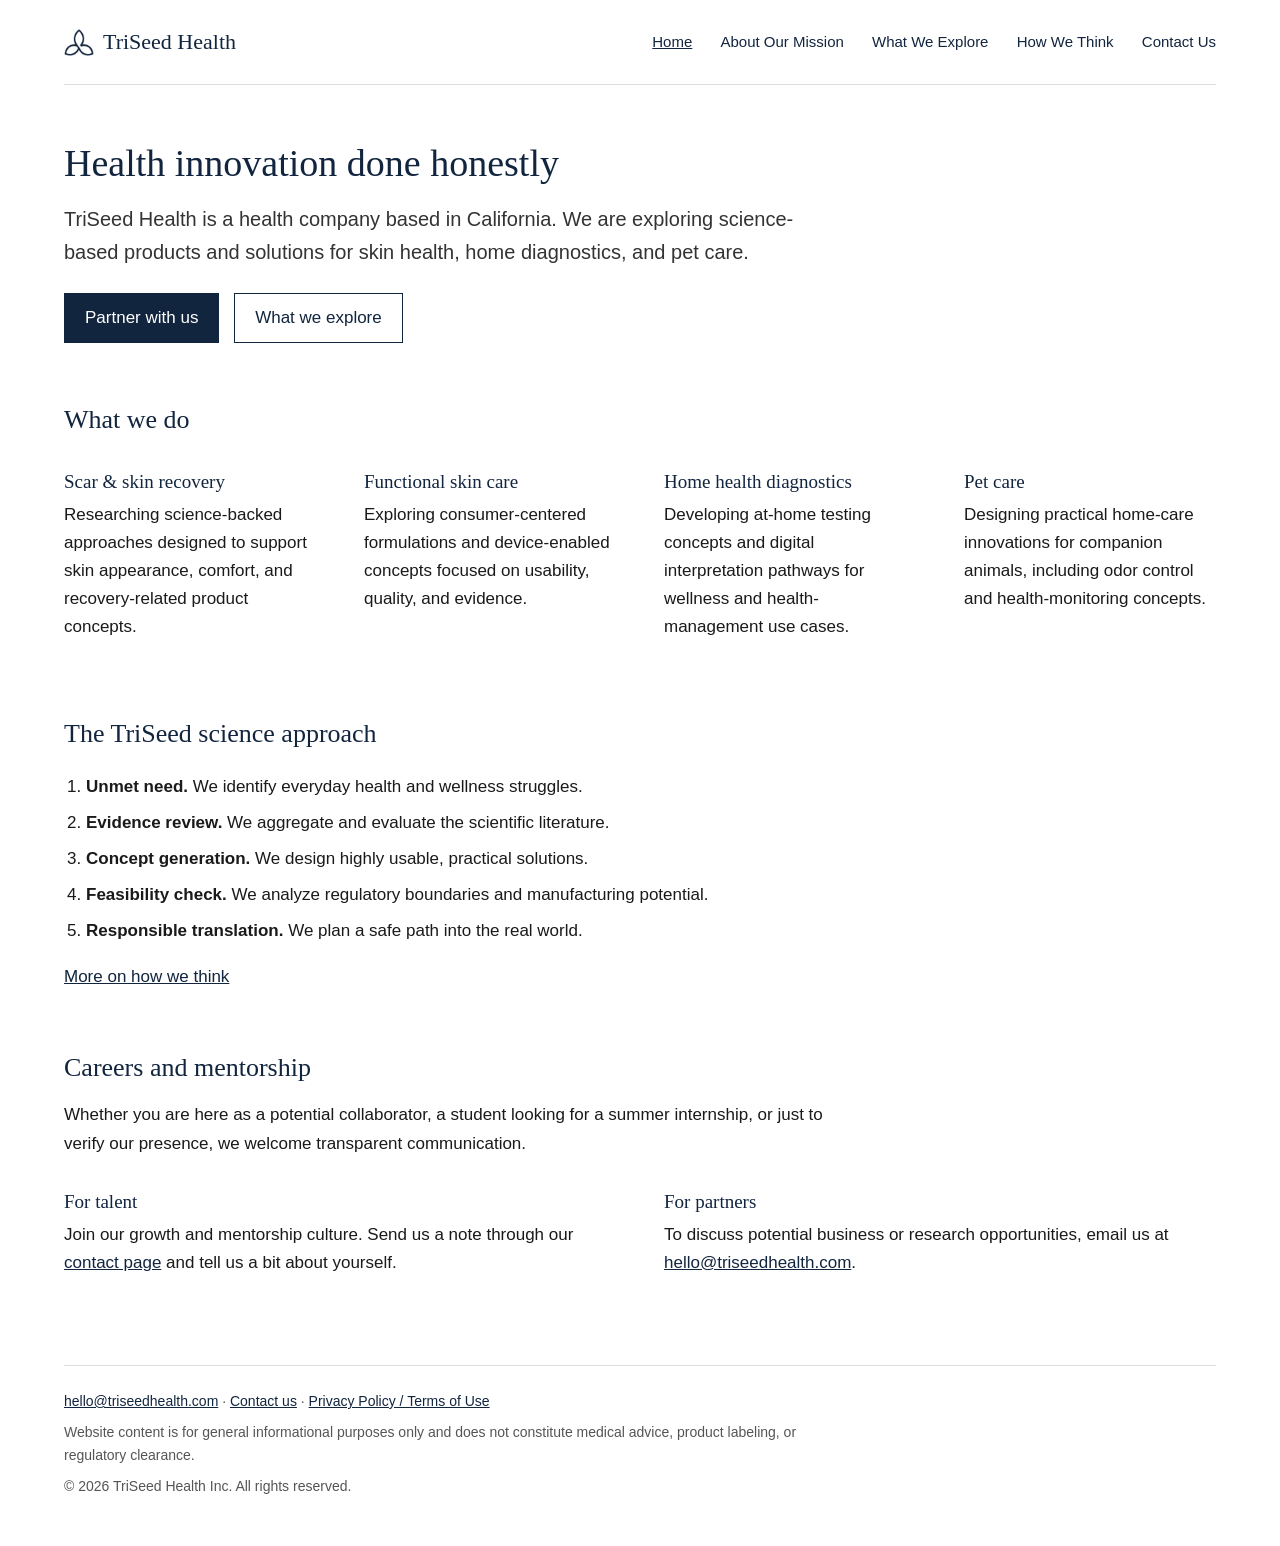
<file: index.html>
<!DOCTYPE html>
<html lang="en">
<head>
<meta charset="UTF-8">
<title>TriSeed Health</title>
<link rel="icon" href="assets/mark.png">
<link rel="stylesheet" href="style.css">
</head>
<body>
<div class="page">

<div class="top">
  <a class="logo" href="index.html"><img src="assets/mark.png" alt="TriSeed Health logo"><span class="name">TriSeed Health</span></a>
  <div class="nav">
    <a href="index.html" class="here">Home</a>
    <a href="about.html">About Our Mission</a>
    <a href="explore.html">What We Explore</a>
    <a href="think.html">How We Think</a>
    <a href="contact.html">Contact Us</a>
  </div>
</div>

<h1>Health innovation done honestly</h1>
<p class="lead">TriSeed Health is a health company based in California. We are exploring science-based products and solutions for skin health, home diagnostics, and pet care.</p>
<a class="button" href="#talent">Partner with us</a>
<a class="button plain" href="explore.html">What we explore</a>

<h2>What we do</h2>
<div class="cols">
  <div>
    <h3>Scar &amp; skin recovery</h3>
    <p>Researching science-backed approaches designed to support skin appearance, comfort, and recovery-related product concepts.</p>
  </div>
  <div>
    <h3>Functional skin care</h3>
    <p>Exploring consumer-centered formulations and device-enabled concepts focused on usability, quality, and evidence.</p>
  </div>
  <div>
    <h3>Home health diagnostics</h3>
    <p>Developing at-home testing concepts and digital interpretation pathways for wellness and health-management use cases.</p>
  </div>
  <div>
    <h3>Pet care</h3>
    <p>Designing practical home-care innovations for companion animals, including odor control and health-monitoring concepts.</p>
  </div>
</div>

<h2>The TriSeed science approach</h2>
<ol>
  <li><strong>Unmet need.</strong> We identify everyday health and wellness struggles.</li>
  <li><strong>Evidence review.</strong> We aggregate and evaluate the scientific literature.</li>
  <li><strong>Concept generation.</strong> We design highly usable, practical solutions.</li>
  <li><strong>Feasibility check.</strong> We analyze regulatory boundaries and manufacturing potential.</li>
  <li><strong>Responsible translation.</strong> We plan a safe path into the real world.</li>
</ol>
<p><a href="think.html">More on how we think</a></p>

<h2 id="talent">Careers and mentorship</h2>
<p>Whether you are here as a potential collaborator, a student looking for a summer internship, or just to verify our presence, we welcome transparent communication.</p>

<div class="cols">
  <div>
    <h3>For talent</h3>
    <p>Join our growth and mentorship culture. Send us a note through our <a href="contact.html">contact page</a> and tell us a bit about yourself.</p>
  </div>
  <div>
    <h3>For partners</h3>
    <p>To discuss potential business or research opportunities, email us at <a href="mailto:hello@triseedhealth.com">hello@triseedhealth.com</a>.</p>
  </div>
</div>

<div class="bottom">
  <p><a href="mailto:hello@triseedhealth.com">hello@triseedhealth.com</a> &middot; <a href="contact.html">Contact us</a> &middot; <a href="privacy.html">Privacy Policy / Terms of Use</a></p>
  <p>Website content is for general informational purposes only and does not constitute medical advice, product labeling, or regulatory clearance.</p>
  <p>&copy; 2026 TriSeed Health Inc. All rights reserved.</p>
</div>

</div>
</body>
</html>
</file>
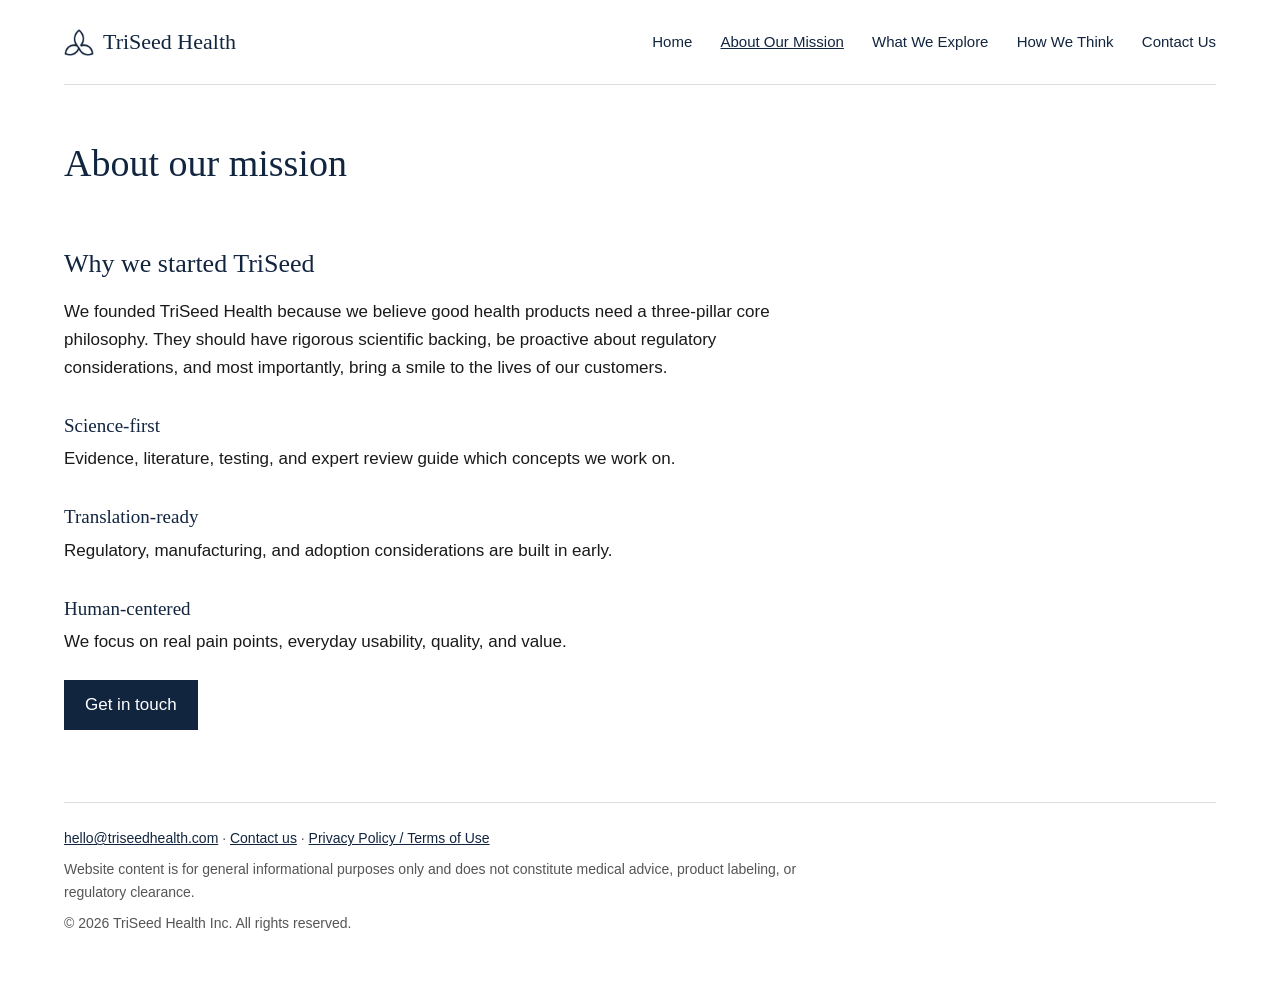
<file: about.html>
<!DOCTYPE html>
<html lang="en">
<head>
<meta charset="UTF-8">
<title>About Our Mission - TriSeed Health</title>
<link rel="icon" href="assets/mark.png">
<link rel="stylesheet" href="style.css">
</head>
<body>
<div class="page">

<div class="top">
  <a class="logo" href="index.html"><img src="assets/mark.png" alt="TriSeed Health logo"><span class="name">TriSeed Health</span></a>
  <div class="nav">
    <a href="index.html">Home</a>
    <a href="about.html" class="here">About Our Mission</a>
    <a href="explore.html">What We Explore</a>
    <a href="think.html">How We Think</a>
    <a href="contact.html">Contact Us</a>
  </div>
</div>

<h1>About our mission</h1>

<h2>Why we started TriSeed</h2>
<p>We founded TriSeed Health because we believe good health products need a three-pillar core philosophy. They should have rigorous scientific backing, be proactive about regulatory considerations, and most importantly, bring a smile to the lives of our customers.</p>

<h3>Science-first</h3>
<p>Evidence, literature, testing, and expert review guide which concepts we work on.</p>

<h3>Translation-ready</h3>
<p>Regulatory, manufacturing, and adoption considerations are built in early.</p>

<h3>Human-centered</h3>
<p>We focus on real pain points, everyday usability, quality, and value.</p>

<p><a class="button" href="contact.html">Get in touch</a></p>

<div class="bottom">
  <p><a href="mailto:hello@triseedhealth.com">hello@triseedhealth.com</a> &middot; <a href="contact.html">Contact us</a> &middot; <a href="privacy.html">Privacy Policy / Terms of Use</a></p>
  <p>Website content is for general informational purposes only and does not constitute medical advice, product labeling, or regulatory clearance.</p>
  <p>&copy; 2026 TriSeed Health Inc. All rights reserved.</p>
</div>

</div>
</body>
</html>
</file>
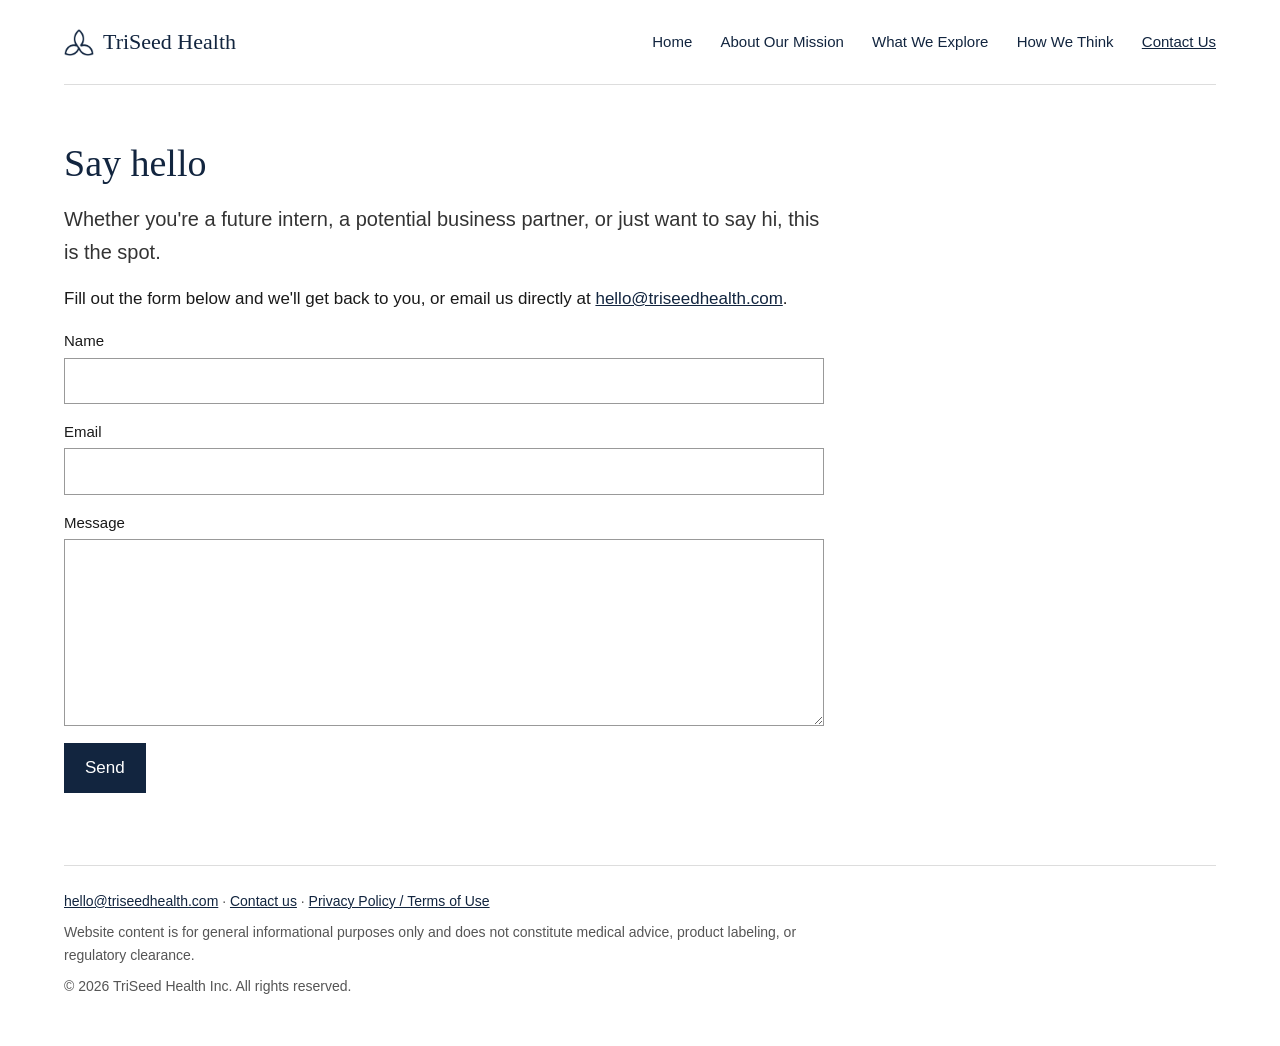
<file: contact.html>
<!DOCTYPE html>
<html lang="en">
<head>
<meta charset="UTF-8">
<title>Contact Us - TriSeed Health</title>
<link rel="icon" href="assets/mark.png">
<link rel="stylesheet" href="style.css">
</head>
<body>
<div class="page">

<div class="top">
  <a class="logo" href="index.html"><img src="assets/mark.png" alt="TriSeed Health logo"><span class="name">TriSeed Health</span></a>
  <div class="nav">
    <a href="index.html">Home</a>
    <a href="about.html">About Our Mission</a>
    <a href="explore.html">What We Explore</a>
    <a href="think.html">How We Think</a>
    <a href="contact.html" class="here">Contact Us</a>
  </div>
</div>

<h1>Say hello</h1>
<p class="lead">Whether you're a future intern, a potential business partner, or just want to say hi, this is the spot.</p>
<p>Fill out the form below and we'll get back to you, or email us directly at <a href="mailto:hello@triseedhealth.com">hello@triseedhealth.com</a>.</p>

<form id="contact-form">
  <label for="name">Name</label>
  <input type="text" id="name" name="name" required>
  <label for="email">Email</label>
  <input type="email" id="email" name="email" required>
  <label for="message">Message</label>
  <textarea id="message" name="message" rows="6" required></textarea>
  <button type="submit" class="button">Send</button>
  <p id="result"></p>
</form>

<div class="bottom">
  <p><a href="mailto:hello@triseedhealth.com">hello@triseedhealth.com</a> &middot; <a href="contact.html">Contact us</a> &middot; <a href="privacy.html">Privacy Policy / Terms of Use</a></p>
  <p>Website content is for general informational purposes only and does not constitute medical advice, product labeling, or regulatory clearance.</p>
  <p>&copy; 2026 TriSeed Health Inc. All rights reserved.</p>
</div>

</div>
<script src="script.js"></script>
</body>
</html>
</file>
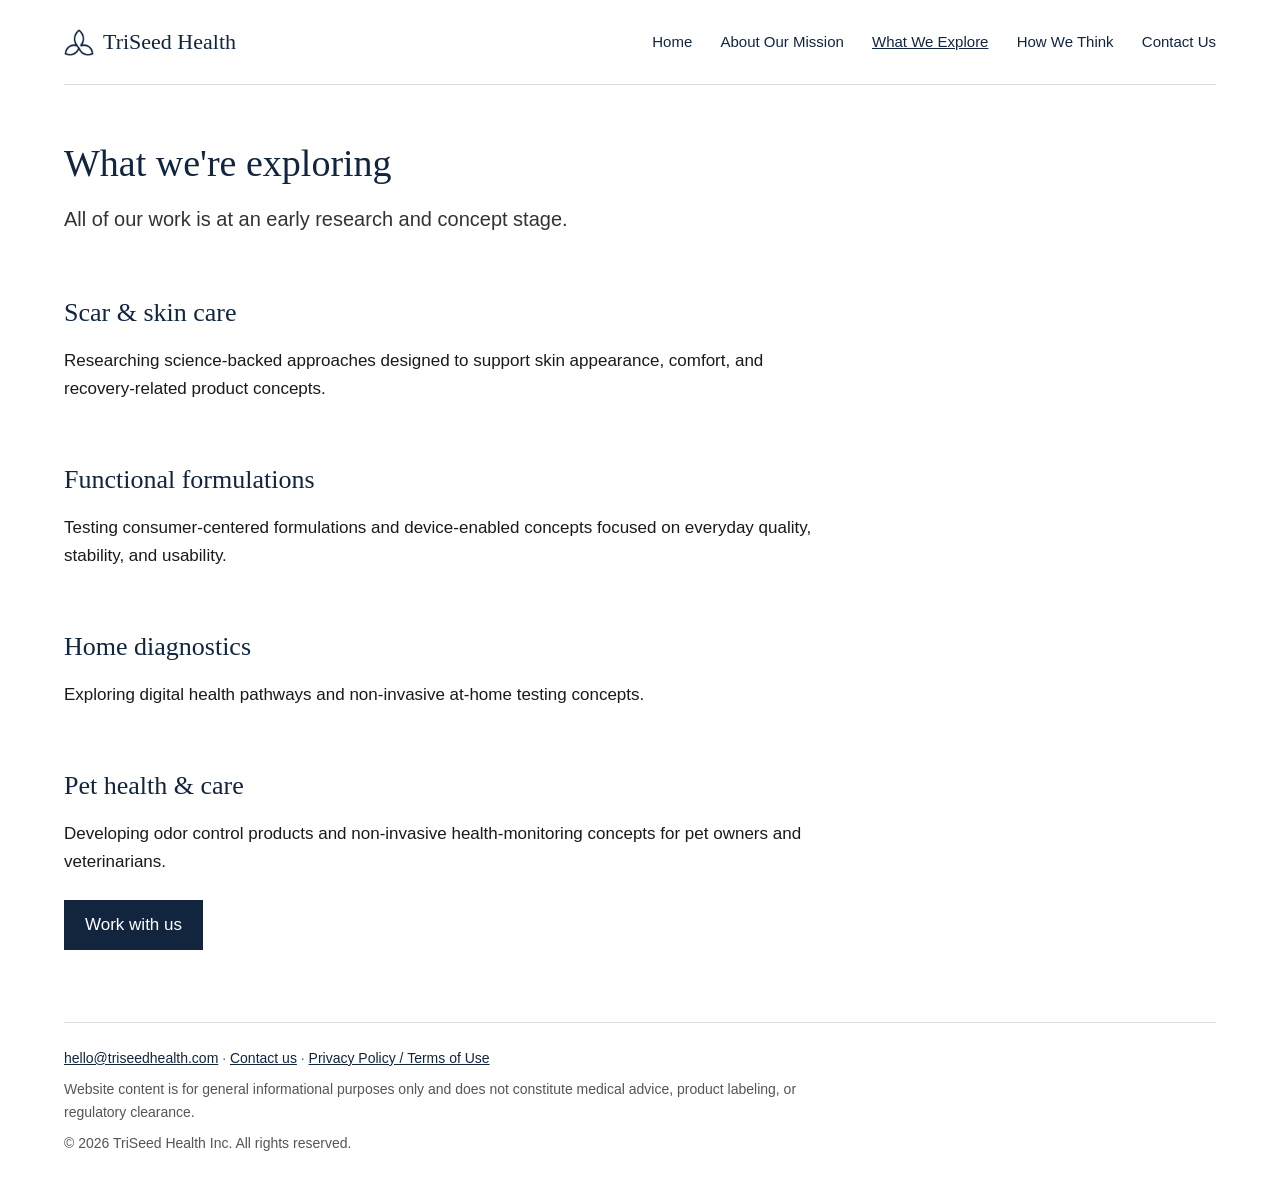
<file: explore.html>
<!DOCTYPE html>
<html lang="en">
<head>
<meta charset="UTF-8">
<title>What We Explore - TriSeed Health</title>
<link rel="icon" href="assets/mark.png">
<link rel="stylesheet" href="style.css">
</head>
<body>
<div class="page">

<div class="top">
  <a class="logo" href="index.html"><img src="assets/mark.png" alt="TriSeed Health logo"><span class="name">TriSeed Health</span></a>
  <div class="nav">
    <a href="index.html">Home</a>
    <a href="about.html">About Our Mission</a>
    <a href="explore.html" class="here">What We Explore</a>
    <a href="think.html">How We Think</a>
    <a href="contact.html">Contact Us</a>
  </div>
</div>

<h1>What we're exploring</h1>
<p class="lead">All of our work is at an early research and concept stage.</p>

<h2>Scar &amp; skin care</h2>
<p>Researching science-backed approaches designed to support skin appearance, comfort, and recovery-related product concepts.</p>

<h2>Functional formulations</h2>
<p>Testing consumer-centered formulations and device-enabled concepts focused on everyday quality, stability, and usability.</p>

<h2>Home diagnostics</h2>
<p>Exploring digital health pathways and non-invasive at-home testing concepts.</p>

<h2>Pet health &amp; care</h2>
<p>Developing odor control products and non-invasive health-monitoring concepts for pet owners and veterinarians.</p>

<p><a class="button" href="contact.html">Work with us</a></p>

<div class="bottom">
  <p><a href="mailto:hello@triseedhealth.com">hello@triseedhealth.com</a> &middot; <a href="contact.html">Contact us</a> &middot; <a href="privacy.html">Privacy Policy / Terms of Use</a></p>
  <p>Website content is for general informational purposes only and does not constitute medical advice, product labeling, or regulatory clearance.</p>
  <p>&copy; 2026 TriSeed Health Inc. All rights reserved.</p>
</div>

</div>
</body>
</html>
</file>
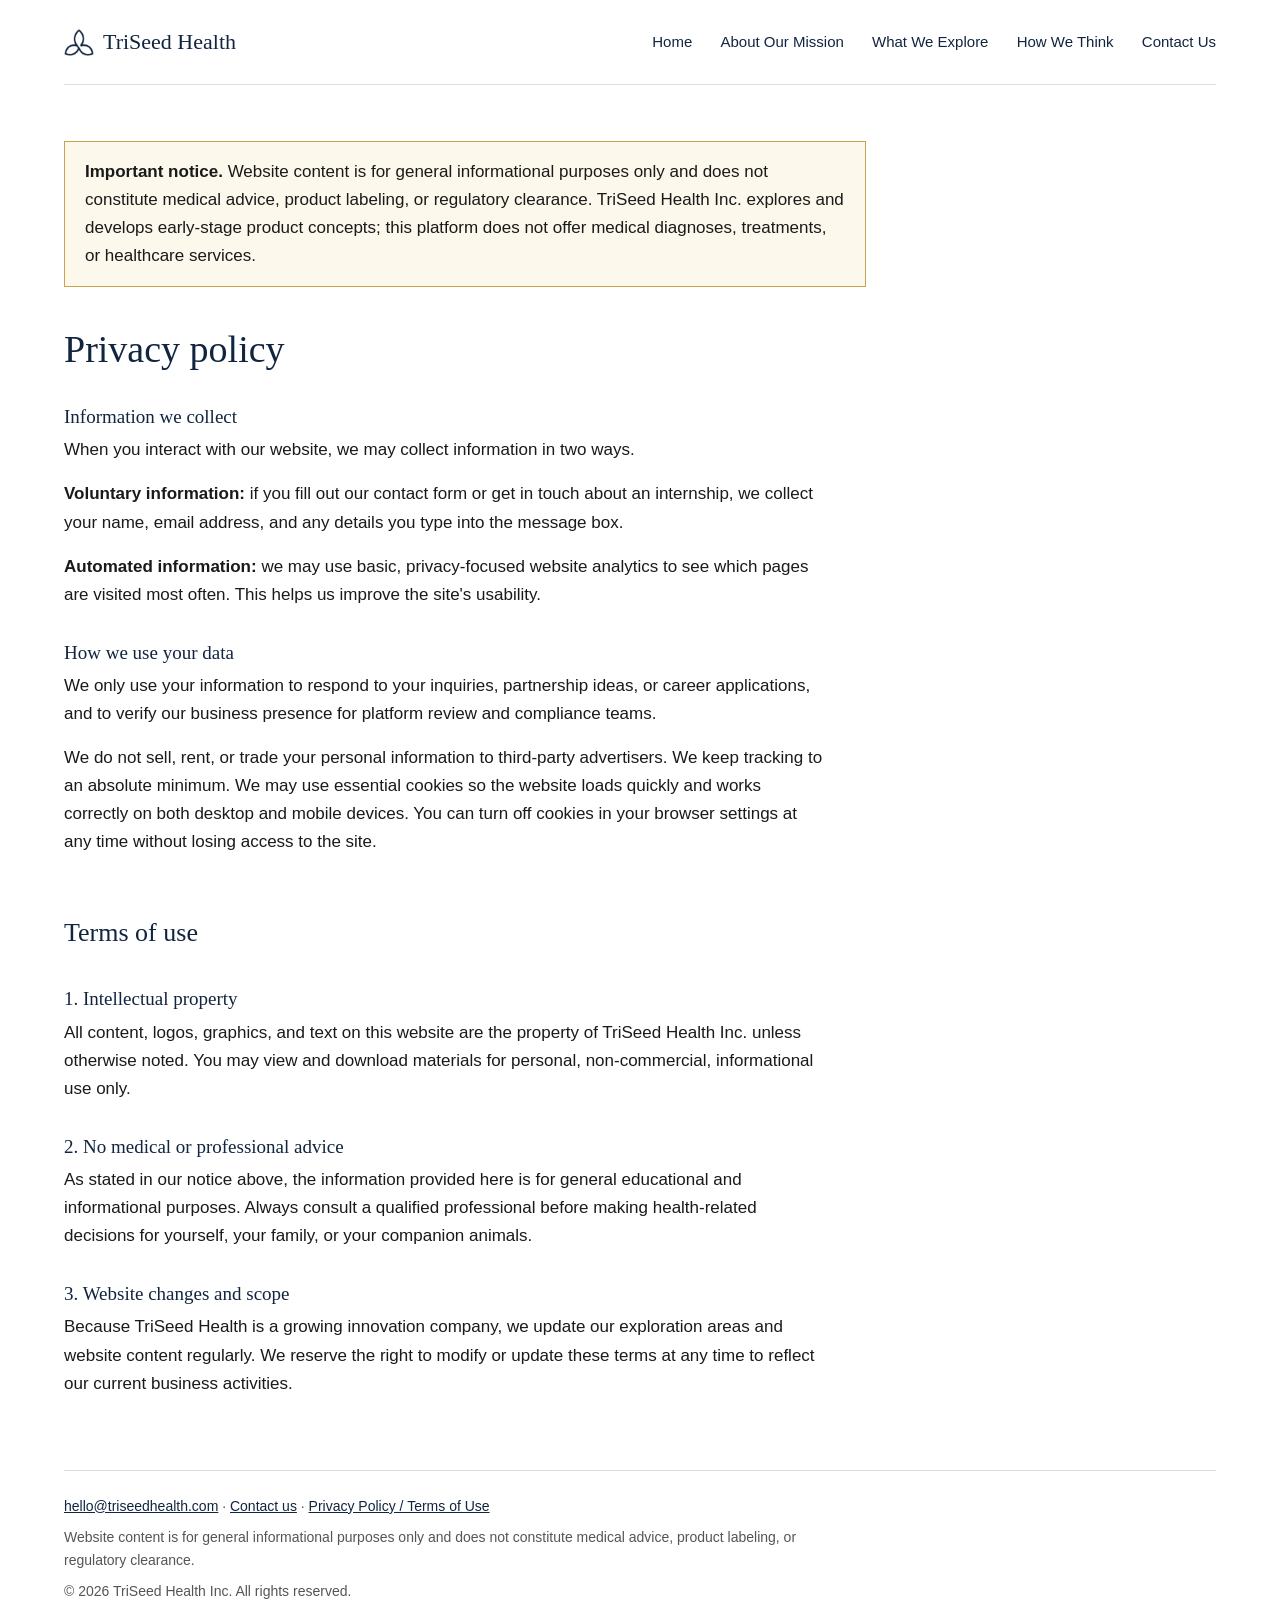
<file: privacy.html>
<!DOCTYPE html>
<html lang="en">
<head>
<meta charset="UTF-8">
<title>Privacy Policy &amp; Terms of Use - TriSeed Health</title>
<link rel="icon" href="assets/mark.png">
<link rel="stylesheet" href="style.css">
</head>
<body>
<div class="page">

<div class="top">
  <a class="logo" href="index.html"><img src="assets/mark.png" alt="TriSeed Health logo"><span class="name">TriSeed Health</span></a>
  <div class="nav">
    <a href="index.html">Home</a>
    <a href="about.html">About Our Mission</a>
    <a href="explore.html">What We Explore</a>
    <a href="think.html">How We Think</a>
    <a href="contact.html">Contact Us</a>
  </div>
</div>

<div class="notice">
  <strong>Important notice.</strong> Website content is for general informational purposes only and does not constitute medical advice, product labeling, or regulatory clearance. TriSeed Health Inc. explores and develops early-stage product concepts; this platform does not offer medical diagnoses, treatments, or healthcare services.
</div>

<h1>Privacy policy</h1>

<h3>Information we collect</h3>
<p>When you interact with our website, we may collect information in two ways.</p>
<p><strong>Voluntary information:</strong> if you fill out our contact form or get in touch about an internship, we collect your name, email address, and any details you type into the message box.</p>
<p><strong>Automated information:</strong> we may use basic, privacy-focused website analytics to see which pages are visited most often. This helps us improve the site's usability.</p>

<h3>How we use your data</h3>
<p>We only use your information to respond to your inquiries, partnership ideas, or career applications, and to verify our business presence for platform review and compliance teams.</p>
<p>We do not sell, rent, or trade your personal information to third-party advertisers. We keep tracking to an absolute minimum. We may use essential cookies so the website loads quickly and works correctly on both desktop and mobile devices. You can turn off cookies in your browser settings at any time without losing access to the site.</p>

<h2>Terms of use</h2>

<h3>1. Intellectual property</h3>
<p>All content, logos, graphics, and text on this website are the property of TriSeed Health Inc. unless otherwise noted. You may view and download materials for personal, non-commercial, informational use only.</p>

<h3>2. No medical or professional advice</h3>
<p>As stated in our notice above, the information provided here is for general educational and informational purposes. Always consult a qualified professional before making health-related decisions for yourself, your family, or your companion animals.</p>

<h3>3. Website changes and scope</h3>
<p>Because TriSeed Health is a growing innovation company, we update our exploration areas and website content regularly. We reserve the right to modify or update these terms at any time to reflect our current business activities.</p>

<div class="bottom">
  <p><a href="mailto:hello@triseedhealth.com">hello@triseedhealth.com</a> &middot; <a href="contact.html">Contact us</a> &middot; <a href="privacy.html">Privacy Policy / Terms of Use</a></p>
  <p>Website content is for general informational purposes only and does not constitute medical advice, product labeling, or regulatory clearance.</p>
  <p>&copy; 2026 TriSeed Health Inc. All rights reserved.</p>
</div>

</div>
</body>
</html>
</file>
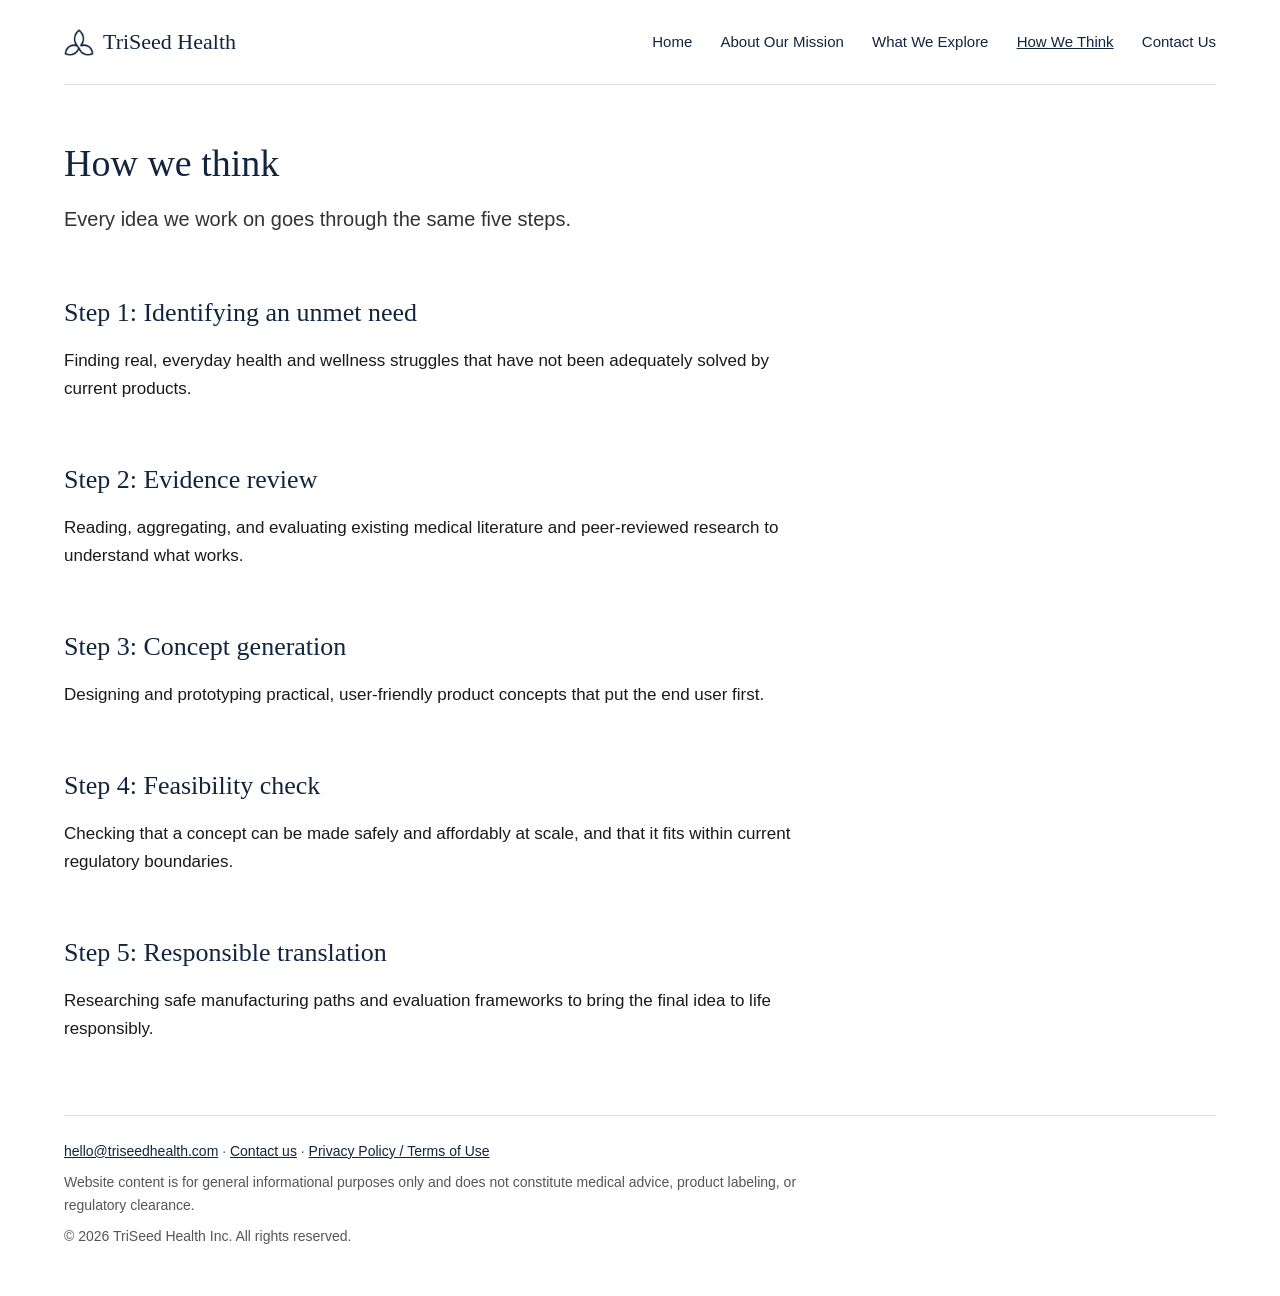
<file: think.html>
<!DOCTYPE html>
<html lang="en">
<head>
<meta charset="UTF-8">
<title>How We Think - TriSeed Health</title>
<link rel="icon" href="assets/mark.png">
<link rel="stylesheet" href="style.css">
</head>
<body>
<div class="page">

<div class="top">
  <a class="logo" href="index.html"><img src="assets/mark.png" alt="TriSeed Health logo"><span class="name">TriSeed Health</span></a>
  <div class="nav">
    <a href="index.html">Home</a>
    <a href="about.html">About Our Mission</a>
    <a href="explore.html">What We Explore</a>
    <a href="think.html" class="here">How We Think</a>
    <a href="contact.html">Contact Us</a>
  </div>
</div>

<h1>How we think</h1>
<p class="lead">Every idea we work on goes through the same five steps.</p>

<h2>Step 1: Identifying an unmet need</h2>
<p>Finding real, everyday health and wellness struggles that have not been adequately solved by current products.</p>

<h2>Step 2: Evidence review</h2>
<p>Reading, aggregating, and evaluating existing medical literature and peer-reviewed research to understand what works.</p>

<h2>Step 3: Concept generation</h2>
<p>Designing and prototyping practical, user-friendly product concepts that put the end user first.</p>

<h2>Step 4: Feasibility check</h2>
<p>Checking that a concept can be made safely and affordably at scale, and that it fits within current regulatory boundaries.</p>

<h2>Step 5: Responsible translation</h2>
<p>Researching safe manufacturing paths and evaluation frameworks to bring the final idea to life responsibly.</p>

<div class="bottom">
  <p><a href="mailto:hello@triseedhealth.com">hello@triseedhealth.com</a> &middot; <a href="contact.html">Contact us</a> &middot; <a href="privacy.html">Privacy Policy / Terms of Use</a></p>
  <p>Website content is for general informational purposes only and does not constitute medical advice, product labeling, or regulatory clearance.</p>
  <p>&copy; 2026 TriSeed Health Inc. All rights reserved.</p>
</div>

</div>
</body>
</html>
</file>
<file: style.css>
body {
  margin: 0;
  background: #fff;
  color: #1a1a1a;
  font: 17px/1.65 -apple-system, "Segoe UI", Helvetica, Arial, sans-serif;
}

.page { padding: 0 64px; }
.page p, .page ol, .page ul, .page h1, form, .notice { max-width: 760px; }

h1, h2, h3, .name { font-family: Georgia, "Times New Roman", serif; font-weight: normal; color: #12253F; }
h1 { font-size: 38px; line-height: 1.2; margin: 0 0 16px; }
h2 { font-size: 26px; margin: 56px 0 12px; }
h3 { font-size: 19px; margin: 28px 0 4px; }
p { margin: 0 0 16px; }
ul, ol { padding-left: 22px; }
li { margin-bottom: 8px; }

a { color: #12253F; }
a:hover { color: #000; }

.top { display: flex; justify-content: space-between; align-items: center; padding: 24px 0; border-bottom: 1px solid #ddd; margin-bottom: 56px; }
.logo { display: inline-flex; align-items: center; gap: 9px; text-decoration: none; }
.logo img { width: 30px; }
.name { font-size: 22px; }
.nav { font-size: 15px; }
.nav a { margin-left: 24px; text-decoration: none; }
.nav a:hover, .nav a.here { text-decoration: underline; }

.button {
  display: inline-block;
  background: #12253F;
  color: #fff;
  padding: 10px 20px;
  margin: 8px 10px 0 0;
  text-decoration: none;
  border: 1px solid #12253F;
}
.button:hover { background: #000; color: #fff; }
.button.plain { background: #fff; color: #12253F; }

.cols { display: flex; gap: 48px; }
.cols > div { flex: 1; }
.cols h3 { margin-top: 12px; }

.lead { font-size: 20px; color: #333; }
.small { font-size: 14px; color: #666; }

.notice { border: 1px solid #c9a24a; background: #fdf8ec; padding: 16px 20px; margin-bottom: 40px; }

label { display: block; margin: 16px 0 4px; font-size: 15px; }
input, textarea { width: 100%; box-sizing: border-box; font: inherit; padding: 8px 10px; border: 1px solid #999; }
form button { margin-top: 18px; font: inherit; cursor: pointer; }

.bottom { margin-top: 72px; padding: 24px 0 40px; border-top: 1px solid #ddd; font-size: 14px; color: #555; }
.bottom p { margin-bottom: 8px; }
</file>
